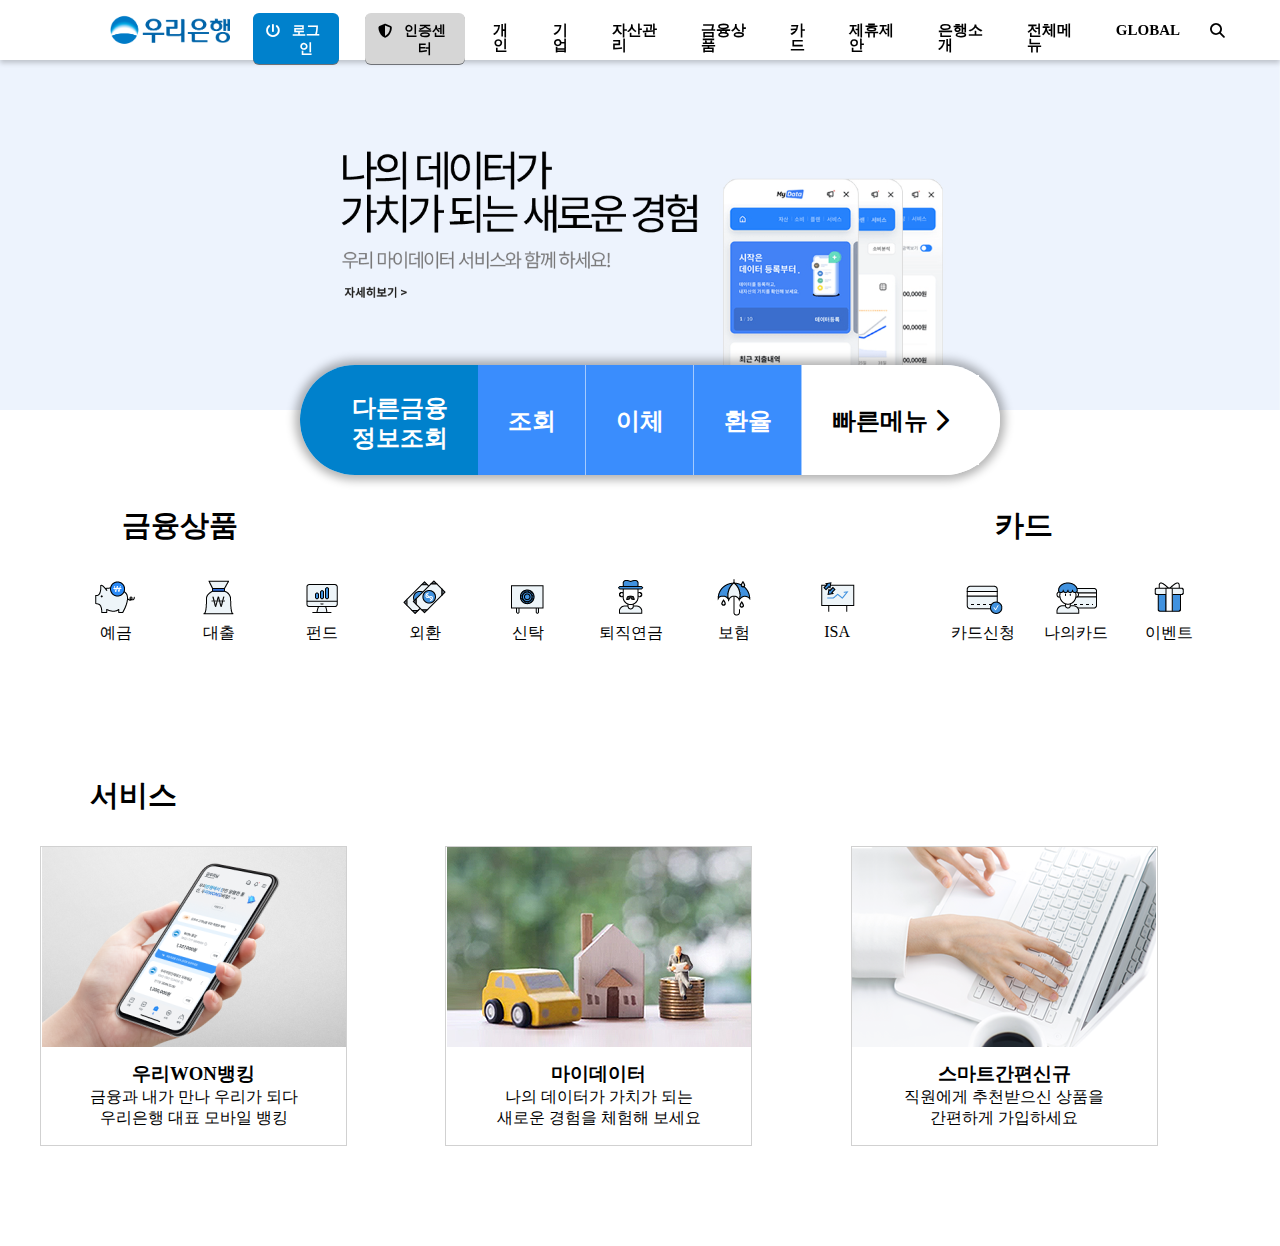
<file: 0613/0613index.html>
<!DOCTYPE html>
<html lang="ko">
<head>
    <meta charset="UTF-8">
    <meta name="viewport" content="width=device-width, initial-scale=1.0">
    <title>우리은행</title>

    <!-- 네이버 웹폰트 연결(나눔스퀘어) -->
    <link href="https://hangeul.pstatic.net/hangeul_static/css/nanum-square.css" rel="stylesheet">

    <!-- 폰트어썸 연결 -->
    <link rel="stylesheet" href="https://cdnjs.cloudflare.com/ajax/libs/font-awesome/6.6.0/css/all.min.css"  />

    <link rel="stylesheet" href="style/0613index.css">

</head>
<body>
    <div id="navBox">     <!--상단 고정 내비게이션 전체 박스-->

        <div id="navBox2">    <!--안쪽 1200 박스(로고,메뉴)-->

            <div id="logoBox">
                <a href="index.html"><img src="images/logo.png" alt="로고이미지" id="logo"></a>
            </div>
            
            <nav id="navi">
                
                <ul id="menu">
                    <button id="button1"><i class="fa-solid fa-power-off" id="power"></i>로그인</button>
                    <button id="button2"><i class="fa-solid fa-shield-halved" id="shield"></i></i>인증센터</button>
                    <li class="main"><a href="#">개인</a></li>
                    <li class="main"><a href="#">기업</a></li>
                    <li class="main"><a href="#">자산관리</a></li>
                    <li class="main"><a href="#">금융상품</a></li>
                    <li class="main"><a href="#">카드</a></li>
                    <li class="main"><a href="#">제휴제안</a></li>
                    <li class="main"><a href="#">은행소개</a></li>
                    <li class="main"><a href="#">전체메뉴</a></li>
                    <li class="main"><a href="#">GLOBAL</a></li>
                    <li class="main"><a href="#"><i class="fa-solid fa-magnifying-glass" id="glass"></i></a></li>
                </ul>
            </nav>

        </div>    <!--안쪽 1200 박스(로고,메뉴)-->

    </div>     <!--상단 고정 내비게이션 전체 박스-->

    <header id="header">    <!--헤더 영역-->
        <img src="images/나의데이터.png" alt="헤더 이미지" id="headerImage">
           <!--헤더 내부 박스-->
            <nav id="navi2">
                    <ul id="menu2">
                        <li class="sub"><a href="#" class="mainLink">다른금융<br>정보조회</a></li>
                        <li class="sub blue"><a href="#" class="mainLink">조회</a></li>
                        <li class="sub blue"><a href="#" class="mainLink">이체</a></li>
                        <li class="sub blue"><a href="#" class="mainLink">환율</a></li>
                        <li class="sub white" ><a href="#" class="mainLink">빠른메뉴 <i class="fa-solid fa-chevron-right"></i></a></li>
                    </ul>
            </nav>
        
    </header>

    <div id="sectionBox">
    <section id="sec1">
        <ul id="setBox">
        <li class="set">
        <h2 class="sectionTitle1">금융상품</h2>
        <ul id="listBox1">
            <li class="list1">
                <img src="images/icon.예금.png" alt="예금" class="icon1">
                <p>예금</p>
            </li>
            <li class="list1">
                <img src="images/icon.money.png" alt="대출" class="icon1">
                <p>대출</p>
            </li>
            <li class="list1">
                <img src="images/icon.펀드.png" alt="펀드" class="icon1">
                <p>펀드</p>
            </li>
            <li class="list1">
                <img src="images/icon.외환.png" alt="외환" class="icon1">
                <p>외환</p>
            </li>
            <li class="list1">
                <img src="images/icon.신탁.png" alt="신탁" class="icon1">
                <p>신탁</p>
            </li>
            <li class="list1">
                <img src="images/icon.퇴직연금.png" alt="퇴직연금" class="icon1">
                <p>퇴직연금</p>
            </li>
            <li class="list1">
                <img src="images/icon.보험.png" alt="보험" class="icon1">
                <p>보험</p>
            </li>
            <li class="list1">
                <img src="images/icon_ISA.png" alt="ISA" class="icon1">
                <p>ISA</p>
            </li>
        </ul>
        </li>

        <li class="set">
        <h2 class="sectionTitle1">카드</h2>
        <ul id="listBox2">
            <li class="list1">
                <img src="images/icon.카드신청.png" alt="카드신청">
                <p>카드신청</p>
            </li>
            <li class="list1">
                <img src="images/icon_mycard.png" alt="나의카드">
                <p>나의카드</p>
            </li>
            <li class="list1">
                <img src="images/icon.이벤트.png" alt="이벤트">
                <p>이벤트</p>
            </li>
        </ul>
        </li>
        </ul>
    </section>
    </div>

    <section id="sec1">
        <h2 class="sectionTitle1">서비스</h2>

        <ul id="listBox2">
            <div id="imageBox">
            <li class="list2">
                <img src="images/image1.png" controls class="images"></img>
                <div class="text">
                <h3>우리WON뱅킹</h3>
                <p>금융과 내가 만나 우리가 되다<br>우리은행 대표 모바일 뱅킹</p>
                </div>
            </li>
            </div>
            <div>
            <li class="list2">
                <img src="images/image2" controls class="images"></img>
                <div class="text">
                <h3>마이데이터</h3>
                <p>나의 데이터가 가치가 되는<br>새로운 경험을 체험해 보세요</p>
                </div>
            </li>
            </div>
            <div>
            <li class="list2">
                <img src="images/image3" controls class="images"></img>
                <div class="text">
                <h3>스마트간편신규</h3>
                <p>직원에게 추천받으신 상품을<br>간편하게 가입하세요</p>
                </div>
            </li>
            </div>
        </ul>
    </section>
    




</body>
</html>
</file>
<file: 0613/style/0613index.css>
@charset "utf-8";

* {
    font-family: 'NanumSquareNeo';
    box-sizing: border-box; margin: 0;
    }

ul {list-style: none; padding: 0;}
a {text-decoration:none;}

#navBox {
    width: 100%; height: 60px;
    background: #fff;
    box-shadow: 0 3px 5px rgba(0,0,0,0.2);
    position: fixed;     /*화면에 고정*/
    top:0; left:0;
    z-index: 9;
}

#navBox2 {
    width: 100%; max-width: 1200px;
    margin: auto;
    display: flex;
}

#logoBox {
    width: 20%;
    position: relative;
}

#logo {
    width: 100%; max-width: 120px;
    position: absolute;
    top: 50; left: 50%;
    transform: translate(-50%, -50%);
    margin: 30px;
}


#navi {
    width: 100%; height: 60px;
}

#menu {
    display: flex;
    justify-content: center;
    transition: 0.4s;
}

button {
    display: flex;
    justify-content: center;
    font-size: 14px;       /* 폰트 크기 ↑ */
    margin: 13px;
    padding: 9px 13px 6px 13px; cursor: pointer;
    border: none;
    font-weight: bold;
}

#button1 {
    color: #fff;
    background: #0081cc;
    border-radius: 6px;
    box-shadow: 0 1px 0px rgba(0,0,0,0.5);
}
#button2 {  
    background: #d6d6d6;
    border-radius: 6px;
    box-shadow: 0 1px 0px rgba(0,0,0,0.5);
}

#power {margin-right: 5px; margin-top: 2px;}

#shield {margin-right: 5px; margin-top: 2px;}

.main {

}

.main > a {     /*각 메뉴 링크*/
    display: block;
    padding: 1em;
    color: #000;
    margin: 8px 0;
    font-size: 15px;
    line-height: 100%;
    font-weight: bold;
}

#header {
    position: relative;
    margin-top: 60px;
}

#headerImage {
    width: 100%; display: block;
}

#headerBox {
    position: absolute;
    text-align: center;
}

#navi2 {
    
}


#menu2 {
    background: linear-gradient(to right, #0081cc 50%, #ffffff 51%);
    border-radius: 100px;
    margin: 10px 10px;
    width: 100%; max-width: 700px; height: 110px;
    position: absolute;
    top: 100%; left: 50%;
    transform: translate(-50%, -50%);
    display: flex;
    justify-content: center;
    box-shadow: 0 0 10px 5px rgba(0, 0, 0, 0.3);
    
    
}
.sub > a {
    width: 100%;
    display: block;
    padding: 28px 30px;
    color: white;
    font-size: 1.5em;
    line-height: 30px;
    font-weight: bolder;
}

.sub {
    height: 110px; 
}
.blue  {
    padding-top: 13px;
    background: linear-gradient(to right, #3a8dfd 99%, #ffffff 100%);
}

.white {
    height: 90px;
    padding-top: 3px;
    background: #fff;
    color: #000;
    transform: translateY(10px);
}
.white > .mainLink {
    color: #000;
}

.mainLink {}


section {
    width: 100%; max-width: 1200px; 
    margin: 100px auto;
    text-align: center;
}

#sec1 {
    margin-top: 4em;
    position: relative;
}
#setBox {
    display: grid;
    grid-template-columns: 8fr 3fr;
}
.set {
    display: inline;
    grid-template-columns: 4fr 1fr;
    gap: 1rem;
    padding: 1rem;
    margin: 1em;
}

.sectionTitle1 {
    font-family: 'MaruBuriBold';
    font-size: 1.8em;
    margin-bottom: 30px;
    text-align: left; margin-left: 50px;
}

#listBox1 {
    display: grid;

    width: 100%;
    grid-template-columns: repeat(8,1fr);
    gap: 1em;

}

#listBox2 {
    display: grid;

    width: 100%;
    grid-template-columns: repeat(3,1fr);
    gap: 1em;

}

.list1 {}

.icon1 { 
    
}

#imageBox {
    
    
}

.list2 {
    width: 100%; max-width: 307px;
    border: 1px solid #d1d1d1;
    justify-content: center;
    padding-bottom: 1em;
}

.text {
    margin-top: 10px;
}
</file>
